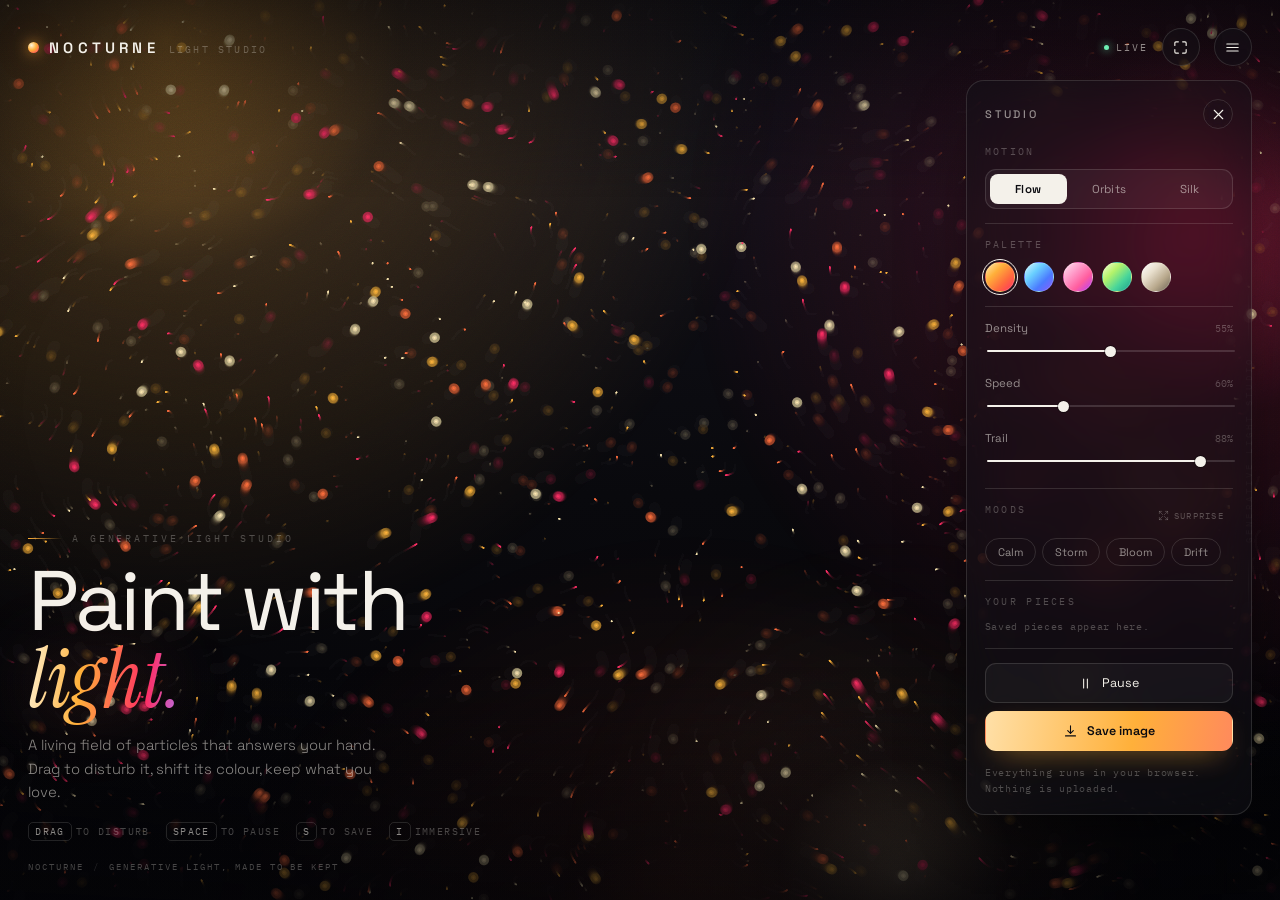
<file: index.html>
<!doctype html>
<html lang="en">
<head>
<meta charset="utf-8" />
<meta name="viewport" content="width=device-width, initial-scale=1, viewport-fit=cover" />
<meta name="theme-color" content="#07070a" />
<title>NOCTURNE — a generative light studio</title>
<meta name="description" content="NOCTURNE is a living light studio. Paint with particles, shift the palette, and save your own generative artwork as an image." />
<meta property="og:title" content="NOCTURNE — a generative light studio" />
<meta property="og:description" content="Paint with light. A living particle field you can steer, colour and keep." />
<meta property="og:type" content="website" />
<link rel="preconnect" href="https://fonts.googleapis.com" />
<link rel="preconnect" href="https://fonts.gstatic.com" crossorigin />
<link href="https://fonts.googleapis.com/css2?family=Instrument+Serif:ital@0;1&family=Space+Grotesk:wght@300;400;500;600;700&family=IBM+Plex+Mono:wght@400;500&display=swap" rel="stylesheet" />
<link rel="stylesheet" href="styles.css" />
<link rel="icon" href="data:image/svg+xml,%3Csvg xmlns='http://www.w3.org/2000/svg' viewBox='0 0 64 64'%3E%3Cdefs%3E%3CradialGradient id='g'%3E%3Cstop offset='0' stop-color='%23ffb03a'/%3E%3Cstop offset='1' stop-color='%23ff2e63'/%3E%3C/radialGradient%3E%3C/defs%3E%3Crect width='64' height='64' rx='16' fill='%2307070a'/%3E%3Ccircle cx='32' cy='32' r='16' fill='url(%23g)'/%3E%3C/svg%3E" />
</head>
<body>
  <div class="aurora" aria-hidden="true">
    <span class="blob b1"></span>
    <span class="blob b2"></span>
    <span class="blob b3"></span>
    <span class="blob b4"></span>
  </div>

  <canvas id="stage" aria-label="Generative light field. Move or drag your pointer to disturb the particles." role="img"></canvas>

  <div class="grain" aria-hidden="true"></div>
  <div class="vignette" aria-hidden="true"></div>
  <div class="cursor" id="cursor" aria-hidden="true"><span></span></div>
  <div class="rail" aria-hidden="true">
    <span class="rail-line"></span>
    <span class="rail-text">generative light studio</span>
    <span class="rail-line"></span>
  </div>

  <header class="topbar">
    <a class="brand" href="#" aria-label="Nocturne, home">
      <span class="orb" aria-hidden="true"></span>
      <span class="brand-name">NOCTURNE</span>
      <span class="brand-sub">light studio</span>
    </a>
    <div class="topbar-right">
      <span class="status"><i aria-hidden="true"></i><span id="statusText">live</span></span>
      <button class="icon-btn" id="immersiveBtn" title="Immersive view (I)" aria-label="Toggle immersive view">
        <svg viewBox="0 0 24 24" aria-hidden="true"><path d="M4 9V5.5A1.5 1.5 0 015.5 4H9M15 4h3.5A1.5 1.5 0 0120 5.5V9M20 15v3.5a1.5 1.5 0 01-1.5 1.5H15M9 20H5.5A1.5 1.5 0 014 18.5V15"/></svg>
      </button>
      <button class="icon-btn" id="panelToggle" aria-expanded="true" aria-controls="panel" title="Show or hide controls">
        <svg viewBox="0 0 24 24" aria-hidden="true"><path d="M4 7h16M4 12h16M4 17h16"/></svg>
      </button>
    </div>
  </header>

  <main class="hero" id="hero">
    <p class="eyebrow"><span class="rule"></span>a generative light studio</p>
    <h1>Paint with<br /><em class="glow">light.</em></h1>
    <p class="lede">A living field of particles that answers your hand. Drag to disturb it, shift its colour, keep what you love.</p>
    <div class="hints">
      <span><kbd>drag</kbd>to disturb</span>
      <span><kbd>space</kbd>to pause</span>
      <span><kbd>s</kbd>to save</span>
      <span><kbd>i</kbd>immersive</span>
    </div>
  </main>

  <aside class="panel" id="panel" aria-label="Studio controls">
    <div class="panel-head">
      <h2>Studio</h2>
      <button class="icon-btn ghost" id="panelClose" title="Hide controls" aria-label="Hide controls">
        <svg viewBox="0 0 24 24" aria-hidden="true"><path d="M6 6l12 12M18 6L6 18"/></svg>
      </button>
    </div>

    <section class="group">
      <h3>Motion</h3>
      <div class="segmented" role="group" aria-label="Motion mode">
        <button data-mode="flow" class="is-active" aria-pressed="true">Flow</button>
        <button data-mode="orbits" aria-pressed="false">Orbits</button>
        <button data-mode="silk" aria-pressed="false">Silk</button>
      </div>
    </section>

    <section class="group">
      <h3>Palette</h3>
      <div class="swatches" id="swatches" role="group" aria-label="Colour palette"></div>
    </section>

    <section class="group">
      <div class="slider-row">
        <label for="density">Density</label>
        <output id="densityOut">55%</output>
      </div>
      <input type="range" id="density" min="10" max="100" value="55" />
      <div class="slider-row">
        <label for="speed">Speed</label>
        <output id="speedOut">60%</output>
      </div>
      <input type="range" id="speed" min="0" max="200" value="60" />
      <div class="slider-row">
        <label for="trail">Trail</label>
        <output id="trailOut">88%</output>
      </div>
      <input type="range" id="trail" min="0" max="100" value="88" />
    </section>

    <section class="group">
      <div class="group-head">
        <h3>Moods</h3>
        <button class="mini" id="surpriseBtn" title="Surprise me">
          <svg viewBox="0 0 24 24" aria-hidden="true"><path d="M16 3h5v5M21 3l-7 7M8 21H3v-5M3 21l7-7M21 16v5h-5M14 14l7 7M3 8V3h5M10 10L3 3"/></svg>
          surprise
        </button>
      </div>
      <div class="pills" id="moods">
        <button data-mood="calm">Calm</button>
        <button data-mood="storm">Storm</button>
        <button data-mood="bloom">Bloom</button>
        <button data-mood="drift">Drift</button>
      </div>
    </section>

    <section class="group">
      <h3>Your pieces</h3>
      <div class="gallery" id="gallery">
        <p class="gallery-empty" id="galleryEmpty">Saved pieces appear here.</p>
      </div>
    </section>

    <div class="actions">
      <button class="btn" id="pauseBtn" aria-pressed="false">
        <svg viewBox="0 0 24 24" aria-hidden="true" class="ico-pause"><path d="M9 5v14M15 5v14"/></svg>
        <svg viewBox="0 0 24 24" aria-hidden="true" class="ico-play"><path d="M7 4l13 8-13 8z"/></svg>
        <span id="pauseLabel">Pause</span>
      </button>
      <button class="btn primary" id="saveBtn">
        <svg viewBox="0 0 24 24" aria-hidden="true"><path d="M12 3v12m0 0l-4.5-4.5M12 15l4.5-4.5M4 19h16"/></svg>
        <span>Save image</span>
      </button>
    </div>

    <p class="foot">Everything runs in your browser. Nothing is uploaded.</p>
  </aside>

  <footer class="signature">
    <span>NOCTURNE</span>
    <span class="sep" aria-hidden="true">/</span>
    <span>generative light, made to be kept</span>
  </footer>

  <div class="immersive-hint" id="immersiveHint">press <kbd>i</kbd> to return</div>

  <div class="toast" id="toast" role="status" aria-live="polite"></div>

  <script src="app.js"></script>
</body>
</html>
</file>
<file: styles.css>
:root {
  --ink: #f4f1ea;
  --ink-dim: rgba(244, 241, 234, 0.56);
  --ink-faint: rgba(244, 241, 234, 0.28);
  --bg: #07070a;
  --glass: rgba(18, 18, 24, 0.52);
  --stroke: rgba(244, 241, 234, 0.13);
  --stroke-strong: rgba(244, 241, 234, 0.26);
  --accent: #ffb03a;
  --hot: #ff2e63;
  --cool: #8a5cff;
  --radius: 18px;
  --pad: clamp(16px, 2.2vw, 30px);
}

* { box-sizing: border-box; }

html, body {
  margin: 0;
  height: 100%;
  background: var(--bg);
  color: var(--ink);
  font-family: "Space Grotesk", ui-sans-serif, system-ui, sans-serif;
  -webkit-font-smoothing: antialiased;
  overflow: hidden;
}

body { overscroll-behavior: none; }

.aurora {
  --a: #ffe9b0;
  --b: #ffb03a;
  --c: #ff6b3d;
  --d: #ff2e63;
  position: fixed;
  inset: 0;
  z-index: 0;
  overflow: hidden;
  background: radial-gradient(120% 100% at 50% 0%, #13131c 0%, #08080c 55%, #040407 100%);
}

.aurora .blob {
  position: absolute;
  border-radius: 50%;
  will-change: transform;
  transition: background 0.9s ease;
}

.aurora .b1 {
  width: 118vmax; height: 118vmax; left: -46vmax; top: -56vmax;
  background: radial-gradient(circle at 50% 50%, var(--b) 0%, rgba(255,176,58,0.32) 22%, transparent 58%);
  opacity: 0.5;
  animation: drift1 30s ease-in-out infinite;
}
.aurora .b2 {
  width: 104vmax; height: 104vmax; right: -46vmax; top: -34vmax;
  background: radial-gradient(circle at 50% 50%, var(--d) 0%, rgba(255,46,99,0.28) 20%, transparent 56%);
  opacity: 0.44;
  animation: drift2 36s ease-in-out infinite;
}
.aurora .b3 {
  width: 96vmax; height: 96vmax; left: 6vmax; bottom: -58vmax;
  background: radial-gradient(circle at 50% 50%, var(--c) 0%, rgba(255,107,61,0.24) 22%, transparent 58%);
  opacity: 0.38;
  animation: drift3 42s ease-in-out infinite;
}
.aurora .b4 {
  width: 72vmax; height: 72vmax; right: -6vmax; bottom: -34vmax;
  background: radial-gradient(circle at 50% 50%, var(--a) 0%, rgba(255,233,176,0.16) 18%, transparent 54%);
  opacity: 0.26;
  animation: drift1 34s ease-in-out infinite reverse;
}

@keyframes drift1 {
  0%, 100% { transform: translate3d(0, 0, 0) scale(1); }
  50% { transform: translate3d(9vmax, 6vmax, 0) scale(1.1); }
}
@keyframes drift2 {
  0%, 100% { transform: translate3d(0, 0, 0) scale(1.04); }
  50% { transform: translate3d(-8vmax, 8vmax, 0) scale(0.94); }
}
@keyframes drift3 {
  0%, 100% { transform: translate3d(0, 0, 0) scale(1); }
  50% { transform: translate3d(-9vmax, -6vmax, 0) scale(1.12); }
}

.cursor {
  position: fixed;
  z-index: 4;
  left: 0;
  top: 0;
  width: 240px;
  height: 240px;
  margin: -120px 0 0 -120px;
  border-radius: 50%;
  pointer-events: none;
  opacity: 0;
  transition: opacity 0.5s ease;
  background: radial-gradient(circle, rgba(255, 240, 210, 0.1) 0%, rgba(255, 176, 58, 0.06) 34%, transparent 68%);
  mix-blend-mode: screen;
  will-change: transform;
}

.cursor span {
  position: absolute;
  left: 50%;
  top: 50%;
  width: 5px;
  height: 5px;
  margin: -2.5px 0 0 -2.5px;
  border-radius: 50%;
  background: rgba(255, 248, 232, 0.9);
  box-shadow: 0 0 12px rgba(255, 220, 160, 0.9);
}

body.has-pointer .cursor { opacity: 1; }

.rail {
  position: fixed;
  z-index: 4;
  right: calc(var(--pad) - 2px);
  top: 50%;
  transform: translateY(-50%) rotate(180deg);
  writing-mode: vertical-rl;
  display: flex;
  align-items: center;
  gap: 14px;
  pointer-events: none;
  opacity: 0.5;
  transition: opacity 0.5s ease;
}

.rail-text {
  font-family: "IBM Plex Mono", monospace;
  font-size: 9px;
  letter-spacing: 0.34em;
  text-transform: uppercase;
  color: var(--ink-faint);
}

.rail-line {
  width: 1px;
  height: 54px;
  background: linear-gradient(to bottom, transparent, var(--stroke-strong), transparent);
}

body.immersive .rail,
body.immersive .signature,
body.immersive .hero,
body.immersive .topbar,
body.immersive .panel { opacity: 0; pointer-events: none; }

body.immersive .topbar,
body.immersive .panel { transform: translateY(-6px); }

.immersive-hint {
  position: fixed;
  z-index: 8;
  left: 50%;
  bottom: 26px;
  transform: translate(-50%, 10px);
  padding: 8px 14px;
  border-radius: 999px;
  border: 1px solid var(--stroke);
  background: rgba(10, 10, 14, 0.6);
  backdrop-filter: blur(12px);
  -webkit-backdrop-filter: blur(12px);
  font-family: "IBM Plex Mono", monospace;
  font-size: 9.5px;
  letter-spacing: 0.18em;
  text-transform: uppercase;
  color: var(--ink-dim);
  opacity: 0;
  pointer-events: none;
  transition: opacity 0.5s ease, transform 0.5s ease;
}

.immersive-hint kbd {
  font: inherit;
  color: var(--ink);
  border: 1px solid var(--stroke);
  border-radius: 4px;
  padding: 1px 5px;
  margin: 0 3px;
}

body.immersive .immersive-hint { opacity: 1; transform: translate(-50%, 0); }

#stage {
  position: fixed;
  inset: 0;
  width: 100%;
  height: 100%;
  display: block;
  z-index: 2;
  touch-action: none;
  cursor: crosshair;
}

.grain {
  position: fixed;
  inset: 0;
  z-index: 3;
  pointer-events: none;
  opacity: 0.35;
  mix-blend-mode: overlay;
  background-image: url("data:image/svg+xml,%3Csvg xmlns='http://www.w3.org/2000/svg' width='140' height='140'%3E%3Cfilter id='n'%3E%3CfeTurbulence type='fractalNoise' baseFrequency='0.85' numOctaves='3'/%3E%3C/filter%3E%3Crect width='140' height='140' filter='url(%23n)' opacity='0.5'/%3E%3C/svg%3E");
}

.vignette {
  position: fixed;
  inset: 0;
  z-index: 3;
  pointer-events: none;
  background:
    radial-gradient(120% 90% at 50% 45%, transparent 40%, rgba(4, 4, 7, 0.72) 100%),
    linear-gradient(to bottom, rgba(4, 4, 7, 0.55), transparent 22%, transparent 74%, rgba(4, 4, 7, 0.7));
}

/* ---------- top bar ---------- */
.topbar {
  position: fixed;
  z-index: 5;
  top: 0;
  left: 0;
  right: 0;
  display: flex;
  align-items: center;
  justify-content: space-between;
  gap: 16px;
  padding: var(--pad);
}

.brand {
  display: flex;
  align-items: baseline;
  gap: 10px;
  text-decoration: none;
  color: inherit;
}

.orb {
  width: 11px;
  height: 11px;
  border-radius: 50%;
  align-self: center;
  background: radial-gradient(circle at 32% 30%, #fff6dc, var(--accent) 45%, #ff2e63 100%);
  box-shadow: 0 0 14px rgba(255, 176, 58, 0.75), 0 0 34px rgba(255, 46, 99, 0.35);
  animation: breathe 5s ease-in-out infinite;
}

@keyframes breathe {
  0%, 100% { transform: scale(1); opacity: 1; }
  50% { transform: scale(0.82); opacity: 0.7; }
}

.brand-name {
  font-size: 15px;
  font-weight: 600;
  letter-spacing: 0.28em;
}

.brand-sub {
  font-family: "IBM Plex Mono", ui-monospace, monospace;
  font-size: 10px;
  letter-spacing: 0.22em;
  text-transform: uppercase;
  color: var(--ink-faint);
}

.topbar-right {
  display: flex;
  align-items: center;
  gap: 14px;
}

.status {
  display: inline-flex;
  align-items: center;
  gap: 7px;
  font-family: "IBM Plex Mono", monospace;
  font-size: 10px;
  letter-spacing: 0.2em;
  text-transform: uppercase;
  color: var(--ink-dim);
}

.status i {
  width: 5px;
  height: 5px;
  border-radius: 50%;
  background: #6ff0b4;
  box-shadow: 0 0 8px #6ff0b4;
}

.status.is-paused i { background: var(--accent); box-shadow: 0 0 8px var(--accent); }

.icon-btn {
  display: grid;
  place-items: center;
  width: 38px;
  height: 38px;
  border-radius: 50%;
  border: 1px solid var(--stroke);
  background: var(--glass);
  backdrop-filter: blur(14px) saturate(130%);
  -webkit-backdrop-filter: blur(14px) saturate(130%);
  color: var(--ink);
  cursor: pointer;
  transition: border-color 0.25s, transform 0.25s, background 0.25s;
}

.icon-btn:hover { border-color: var(--stroke-strong); transform: translateY(-1px); }
.icon-btn svg { width: 17px; height: 17px; fill: none; stroke: currentColor; stroke-width: 1.6; stroke-linecap: round; }
.icon-btn.ghost { background: transparent; width: 30px; height: 30px; }

/* ---------- hero ---------- */
.hero {
  position: fixed;
  z-index: 4;
  left: var(--pad);
  bottom: calc(var(--pad) + 34px);
  max-width: min(560px, 62vw);
  pointer-events: none;
  transition: opacity 0.7s ease, transform 0.7s ease;
}

.hero.is-quiet {
  opacity: 0.3;
  transform: translateY(6px);
}

.hero h1 {
  margin: 0 0 16px;
  font-size: clamp(40px, 6.6vw, 92px);
  line-height: 0.92;
  letter-spacing: -0.04em;
  font-weight: 400;
  text-wrap: balance;
}

.hero h1 em {
  font-family: "Instrument Serif", "Iowan Old Style", Georgia, serif;
  font-style: italic;
  font-weight: 400;
  letter-spacing: -0.01em;
  padding-right: 0.06em;
}

.hero h1 .glow {
  background: linear-gradient(96deg, #fff3d4, var(--accent) 34%, var(--hot) 74%, #a97bff);
  -webkit-background-clip: text;
  background-clip: text;
  color: transparent;
  filter: drop-shadow(0 0 34px rgba(255, 120, 90, 0.32));
  transition: background 0.8s ease;
}

.eyebrow {
  display: flex;
  align-items: center;
  gap: 10px;
  margin: 0 0 18px;
  font-family: "IBM Plex Mono", monospace;
  font-size: 9.5px;
  letter-spacing: 0.3em;
  text-transform: uppercase;
  color: var(--ink-faint);
}

.eyebrow .rule {
  width: 34px;
  height: 1px;
  background: linear-gradient(to right, var(--accent), transparent);
}

.lede {
  margin: 0 0 20px;
  max-width: 42ch;
  font-size: clamp(13px, 1.15vw, 15.5px);
  line-height: 1.6;
  color: var(--ink-dim);
  font-weight: 300;
}

.hints {
  display: flex;
  flex-wrap: wrap;
  gap: 8px 16px;
  font-family: "IBM Plex Mono", monospace;
  font-size: 10px;
  letter-spacing: 0.14em;
  text-transform: uppercase;
  color: var(--ink-faint);
}

.hints kbd {
  font: inherit;
  color: var(--ink-dim);
  border: 1px solid var(--stroke);
  border-radius: 5px;
  padding: 2px 6px;
  margin-right: 4px;
}

/* ---------- panel ---------- */
.panel {
  position: fixed;
  z-index: 6;
  top: calc(var(--pad) + 52px);
  right: var(--pad);
  width: 286px;
  max-height: calc(100vh - var(--pad) * 2 - 78px);
  overflow-y: auto;
  padding: 18px;
  border-radius: var(--radius);
  border: 1px solid var(--stroke);
  background: var(--glass);
  backdrop-filter: blur(22px) saturate(140%);
  -webkit-backdrop-filter: blur(22px) saturate(140%);
  box-shadow: 0 24px 70px -30px rgba(0, 0, 0, 0.9);
  transition: opacity 0.35s ease, transform 0.35s cubic-bezier(0.22, 1, 0.36, 1);
  scrollbar-width: thin;
  scrollbar-color: var(--stroke-strong) transparent;
}

.panel::-webkit-scrollbar { width: 6px; }
.panel::-webkit-scrollbar-thumb { background: var(--stroke-strong); border-radius: 3px; }

.panel.is-hidden {
  opacity: 0;
  transform: translateX(18px) scale(0.98);
  pointer-events: none;
}

.panel-head {
  display: flex;
  align-items: center;
  justify-content: space-between;
  margin-bottom: 16px;
}

.panel-head h2 {
  margin: 0;
  font-size: 11px;
  font-weight: 500;
  letter-spacing: 0.26em;
  text-transform: uppercase;
  color: var(--ink-dim);
}

.group { padding: 14px 0; border-top: 1px solid var(--stroke); }
.group:first-of-type { border-top: 0; padding-top: 0; }

.group-head {
  display: flex;
  align-items: center;
  justify-content: space-between;
  gap: 8px;
  margin-bottom: 11px;
}

.group-head h3 { margin-bottom: 0; }

.mini {
  display: inline-flex;
  align-items: center;
  gap: 5px;
  padding: 3px 8px;
  font: inherit;
  font-family: "IBM Plex Mono", monospace;
  font-size: 9px;
  letter-spacing: 0.14em;
  text-transform: uppercase;
  color: var(--ink-faint);
  border: 1px solid transparent;
  border-radius: 999px;
  background: transparent;
  cursor: pointer;
  transition: color 0.2s, border-color 0.2s;
}

.mini:hover { color: var(--ink); border-color: var(--stroke); }
.mini svg { width: 11px; height: 11px; fill: none; stroke: currentColor; stroke-width: 1.6; stroke-linecap: round; stroke-linejoin: round; }

.group h3 {
  margin: 0 0 11px;
  font-family: "IBM Plex Mono", monospace;
  font-size: 9.5px;
  font-weight: 400;
  letter-spacing: 0.24em;
  text-transform: uppercase;
  color: var(--ink-faint);
}

.segmented {
  display: grid;
  grid-template-columns: repeat(3, 1fr);
  gap: 4px;
  padding: 4px;
  border-radius: 11px;
  background: rgba(255, 255, 255, 0.045);
  border: 1px solid var(--stroke);
}

.segmented button {
  padding: 8px 4px;
  font: inherit;
  font-size: 11.5px;
  letter-spacing: 0.02em;
  color: var(--ink-dim);
  background: transparent;
  border: 0;
  border-radius: 8px;
  cursor: pointer;
  transition: color 0.2s, background 0.2s;
}

.segmented button:hover { color: var(--ink); }

.segmented button.is-active {
  color: #0b0b10;
  background: var(--ink);
  font-weight: 600;
}

.swatches {
  display: flex;
  gap: 9px;
}

.swatch {
  width: 30px;
  height: 30px;
  border-radius: 50%;
  border: 1px solid rgba(255, 255, 255, 0.16);
  cursor: pointer;
  padding: 0;
  position: relative;
  transition: transform 0.2s;
}

.swatch:hover { transform: translateY(-2px) scale(1.06); }

.swatch::after {
  content: "";
  position: absolute;
  inset: -4px;
  border-radius: 50%;
  border: 1px solid transparent;
  transition: border-color 0.25s;
}

.swatch.is-active::after { border-color: var(--ink); }

.slider-row {
  display: flex;
  align-items: baseline;
  justify-content: space-between;
  margin: 12px 0 6px;
}

.slider-row:first-child { margin-top: 0; }

.slider-row label {
  font-size: 11.5px;
  color: var(--ink-dim);
}

.slider-row output {
  font-family: "IBM Plex Mono", monospace;
  font-size: 10px;
  color: var(--ink-faint);
}

input[type="range"] {
  -webkit-appearance: none;
  appearance: none;
  width: 100%;
  height: 16px;
  background: transparent;
  cursor: pointer;
}

input[type="range"]::-webkit-slider-runnable-track {
  height: 2px;
  border-radius: 2px;
  background: linear-gradient(to right, var(--ink) var(--fill, 50%), rgba(255, 255, 255, 0.14) var(--fill, 50%));
}

input[type="range"]::-moz-range-track {
  height: 2px;
  border-radius: 2px;
  background: rgba(255, 255, 255, 0.14);
}

input[type="range"]::-moz-range-progress {
  height: 2px;
  background: var(--ink);
}

input[type="range"]::-webkit-slider-thumb {
  -webkit-appearance: none;
  width: 11px;
  height: 11px;
  margin-top: -4.5px;
  border-radius: 50%;
  background: var(--ink);
  box-shadow: 0 0 0 1px rgba(0, 0, 0, 0.4);
}

input[type="range"]::-moz-range-thumb {
  width: 11px;
  height: 11px;
  border: 0;
  border-radius: 50%;
  background: var(--ink);
}

.pills { display: flex; flex-wrap: wrap; gap: 6px; }

.pills button {
  padding: 6px 12px;
  font: inherit;
  font-size: 11px;
  color: var(--ink-dim);
  border-radius: 999px;
  border: 1px solid var(--stroke);
  background: transparent;
  cursor: pointer;
  transition: color 0.2s, border-color 0.2s, background 0.2s;
}

.pills button:hover { color: var(--ink); border-color: var(--stroke-strong); }
.pills button.is-active { color: var(--ink); border-color: var(--stroke-strong); background: rgba(255, 255, 255, 0.07); }

.gallery {
  display: grid;
  grid-template-columns: repeat(3, 1fr);
  gap: 6px;
}

.gallery-empty {
  grid-column: 1 / -1;
  margin: 0;
  font-family: "IBM Plex Mono", monospace;
  font-size: 9.5px;
  line-height: 1.6;
  letter-spacing: 0.06em;
  color: var(--ink-faint);
}

.thumb {
  position: relative;
  aspect-ratio: 16 / 10;
  border-radius: 8px;
  overflow: hidden;
  border: 1px solid var(--stroke);
  background: #0b0b10;
  padding: 0;
  cursor: pointer;
  transition: border-color 0.2s, transform 0.2s;
}

.thumb:hover { border-color: var(--stroke-strong); transform: translateY(-1px); }
.thumb img { width: 100%; height: 100%; object-fit: cover; display: block; }

.actions { display: grid; gap: 8px; padding-top: 14px; border-top: 1px solid var(--stroke); }

.btn {
  display: inline-flex;
  align-items: center;
  justify-content: center;
  gap: 9px;
  padding: 11px 14px;
  font: inherit;
  font-size: 12.5px;
  color: var(--ink);
  border-radius: 11px;
  border: 1px solid var(--stroke);
  background: rgba(255, 255, 255, 0.04);
  cursor: pointer;
  transition: background 0.2s, border-color 0.2s, transform 0.2s;
}

.btn:hover { background: rgba(255, 255, 255, 0.08); border-color: var(--stroke-strong); }
.btn:active { transform: scale(0.985); }
.btn svg { width: 15px; height: 15px; fill: none; stroke: currentColor; stroke-width: 1.7; stroke-linecap: round; stroke-linejoin: round; }

.btn.primary {
  color: #0b0b10;
  background: linear-gradient(100deg, #ffe0a8, var(--accent) 60%, #ff8a5c);
  border-color: transparent;
  font-weight: 600;
  box-shadow: 0 10px 30px -14px rgba(255, 176, 58, 0.9);
}

.btn.primary:hover { filter: brightness(1.06); }

.btn .ico-play { display: none; }
.btn[aria-pressed="true"] .ico-pause { display: none; }
.btn[aria-pressed="true"] .ico-play { display: block; }

.foot {
  margin: 14px 0 0;
  font-family: "IBM Plex Mono", monospace;
  font-size: 9.5px;
  line-height: 1.6;
  letter-spacing: 0.08em;
  color: var(--ink-faint);
}

/* ---------- signature + toast ---------- */
.signature {
  position: fixed;
  z-index: 4;
  left: var(--pad);
  bottom: var(--pad);
  display: flex;
  gap: 9px;
  align-items: center;
  font-family: "IBM Plex Mono", monospace;
  font-size: 9px;
  letter-spacing: 0.22em;
  text-transform: uppercase;
  color: var(--ink-faint);
  pointer-events: none;
}

.signature .sep { opacity: 0.5; }

.toast {
  position: fixed;
  z-index: 9;
  left: 50%;
  bottom: 32px;
  transform: translate(-50%, 16px);
  padding: 10px 18px;
  border-radius: 999px;
  border: 1px solid var(--stroke);
  background: rgba(14, 14, 19, 0.86);
  backdrop-filter: blur(16px);
  -webkit-backdrop-filter: blur(16px);
  font-family: "IBM Plex Mono", monospace;
  font-size: 10.5px;
  letter-spacing: 0.14em;
  text-transform: uppercase;
  color: var(--ink);
  opacity: 0;
  pointer-events: none;
  transition: opacity 0.35s, transform 0.35s;
}

.toast.is-visible { opacity: 1; transform: translate(-50%, 0); }

/* ---------- responsive ---------- */
@media (max-width: 880px) {
  .hero { max-width: 100%; bottom: calc(var(--pad) + 28px); }
  .hero h1 { font-size: clamp(34px, 11vw, 58px); }
  .lede { max-width: 34ch; }
  .hints { display: none; }
  .panel {
    top: auto;
    bottom: 0;
    left: 0;
    right: 0;
    width: 100%;
    max-height: 56vh;
    border-radius: 22px 22px 0 0;
    border-bottom: 0;
    padding: 16px 18px calc(18px + env(safe-area-inset-bottom));
  }
  .panel.is-hidden { transform: translateY(104%); opacity: 1; }
  .signature { display: none; }
  body.panel-open .hero { opacity: 0; transform: translateY(10px); }
  .brand-sub { display: none; }
}

@media (max-width: 420px) {
  .topbar { padding: 14px; }
  .hero { left: 14px; right: 14px; bottom: 22px; }
}

@media (prefers-reduced-motion: reduce) {
  .orb { animation: none; }
  * { transition-duration: 0.01ms !important; }
}
</file>
